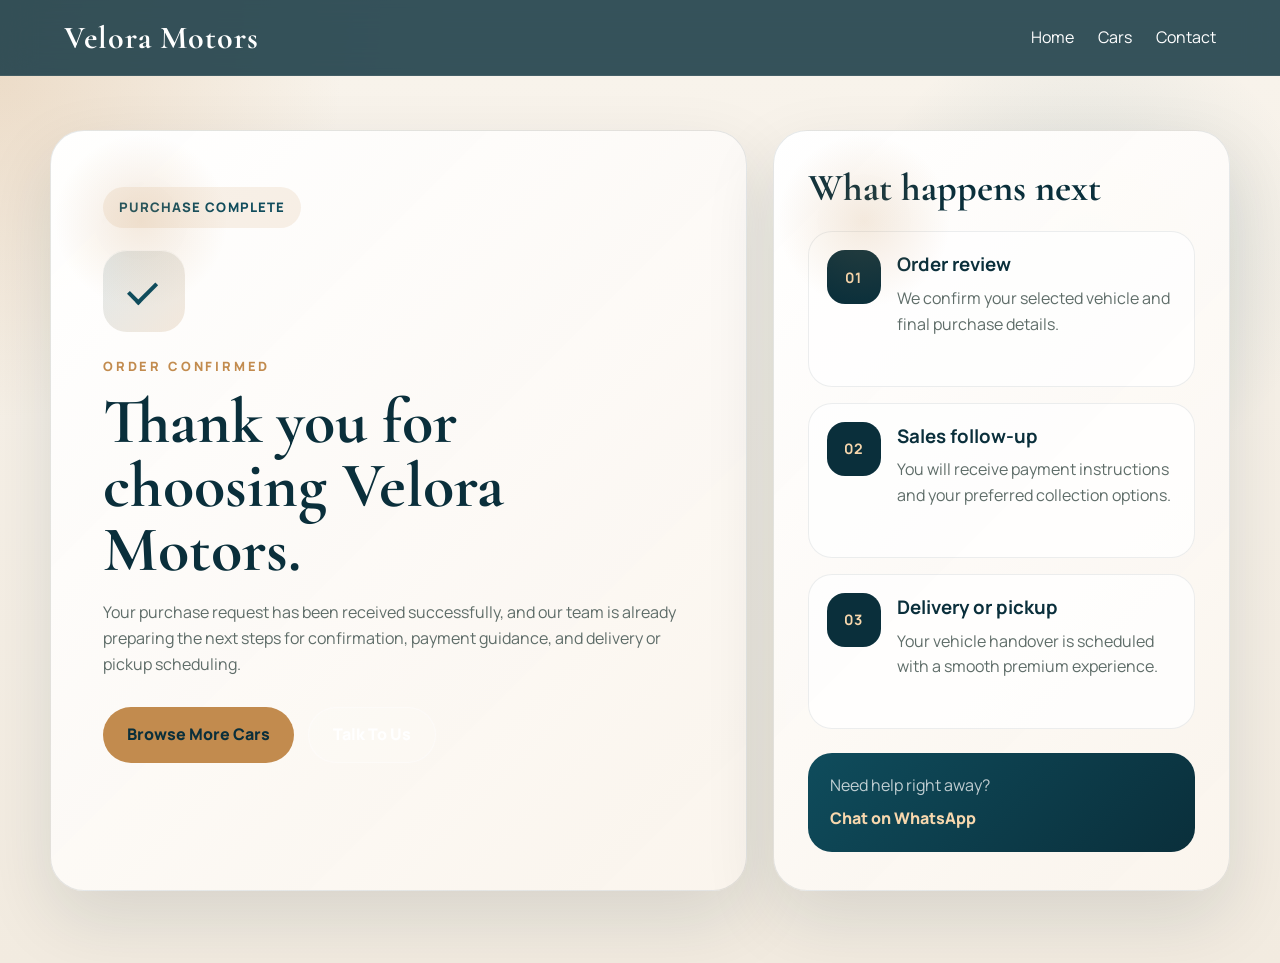
<file: thank-you.html>
<!DOCTYPE html>
<html lang="en">

<head>
    <meta charset="UTF-8">
    <meta name="viewport" content="width=device-width, initial-scale=1.0">
    <title>Velora Motors | Thank You</title>
    <link rel="preconnect" href="https://fonts.googleapis.com">
    <link rel="preconnect" href="https://fonts.gstatic.com" crossorigin>
    <link
        href="https://fonts.googleapis.com/css2?family=Cormorant+Garamond:wght@500;600;700&family=Manrope:wght@400;500;600;700;800&display=swap"
        rel="stylesheet">
    <link rel="stylesheet" href="Style.css">
</head>

<body>
    <nav class="site-nav nav-scrolled">
        <a href="Index.html#home" class="logo">Velora Motors</a>
        <button class="nav-toggle" type="button" aria-expanded="false" aria-controls="site-menu"
            aria-label="Toggle navigation">
            <span></span>
            <span></span>
            <span></span>
        </button>
        <ul id="site-menu" class="nav-menu nav-menu-static">
            <li><a href="Index.html#home">Home</a></li>
            <li><a href="cars.html#catalog">Cars</a></li>
            <li><a href="Index.html#contact">Contact</a></li>
        </ul>
    </nav>

    <section class="thank-you-page">
        <div class="thank-you-shell reveal">
            <div class="thank-you-card thank-you-main">
                <span class="thank-you-badge">Purchase Complete</span>
                <div class="thank-you-mark" aria-hidden="true">
                    <span></span>
                </div>
                <p class="eyebrow">Order Confirmed</p>
                <h1>Thank you for choosing Velora Motors.</h1>
                <p>Your purchase request has been received successfully, and our team is already preparing the next steps for confirmation, payment guidance, and delivery or pickup scheduling.</p>
                <div class="thank-you-actions">
                    <a href="cars.html" class="button button-primary">Browse More Cars</a>
                    <a href="Index.html#contact" class="button button-secondary thank-you-secondary">Talk To Us</a>
                </div>
            </div>
            <aside class="thank-you-card thank-you-side reveal">
                <h2>What happens next</h2>
                <div class="thank-you-steps">
                    <div class="thank-you-step">
                        <strong>01</strong>
                        <div>
                            <h3>Order review</h3>
                            <p>We confirm your selected vehicle and final purchase details.</p>
                        </div>
                    </div>
                    <div class="thank-you-step">
                        <strong>02</strong>
                        <div>
                            <h3>Sales follow-up</h3>
                            <p>You will receive payment instructions and your preferred collection options.</p>
                        </div>
                    </div>
                    <div class="thank-you-step">
                        <strong>03</strong>
                        <div>
                            <h3>Delivery or pickup</h3>
                            <p>Your vehicle handover is scheduled with a smooth premium experience.</p>
                        </div>
                    </div>
                </div>
                <div class="thank-you-contact">
                    <span>Need help right away?</span>
                    <a href="https://wa.me/234817762721" target="_blank" rel="noopener noreferrer">Chat on WhatsApp</a>
                </div>
            </aside>
        </div>
    </section>

    <script src="script.js"></script>
</body>

</html>
</file>
<file: Style.css>
* {
    margin: 0;
    padding: 0;
    box-sizing: border-box;
}

html {
    scroll-behavior: smooth;
}

html,
body {
    scroll-padding-top: 96px;
}

body {
    font-family: 'Manrope', sans-serif;
    line-height: 1.6;
    color: #1f2a2a;
    background:
        radial-gradient(circle at top left, rgba(194, 139, 78, 0.16), transparent 28%),
        radial-gradient(circle at right center, rgba(15, 76, 92, 0.12), transparent 24%),
        #f7f2ea;
}

body.menu-open {
    overflow: hidden;
}

a {
    color: inherit;
    text-decoration: none;
}

img {
    display: block;
    max-width: 100%;
}

button,
.button {
    border: none;
    cursor: pointer;
    font: inherit;
}

.site-nav {
    position: sticky;
    top: 0;
    z-index: 1000;
    display: flex;
    justify-content: space-between;
    align-items: center;
    padding: 12px 5vw;
    background: rgba(10, 47, 59, 0.82);
    backdrop-filter: blur(16px);
    color: #fff;
    border-bottom: 1px solid rgba(255, 255, 255, 0.08);
    transition: background-color 0.3s ease, box-shadow 0.3s ease, padding 0.3s ease;
}

.site-nav.nav-scrolled {
    background: rgba(10, 47, 59, 0.96);
    box-shadow: 0 16px 40px rgba(7, 23, 29, 0.24);
}

.logo {
    font-family: 'Cormorant Garamond', serif;
    font-size: 2rem;
    font-weight: 700;
    letter-spacing: 0.03em;
}

.site-nav ul {
    display: flex;
    list-style: none;
    gap: 24px;
    flex-wrap: wrap;
}

.nav-menu a.active {
    color: #f7d7ad;
}

.nav-toggle {
    display: none;
    width: 52px;
    height: 52px;
    border-radius: 50%;
    background: rgba(255, 255, 255, 0.08);
    align-items: center;
    justify-content: center;
    flex-direction: column;
    gap: 6px;
    border: 1px solid rgba(255, 255, 255, 0.16);
}

.nav-toggle span {
    width: 22px;
    height: 2px;
    background: #fff;
    transition: transform 0.3s ease, opacity 0.3s ease;
}

.nav-toggle.is-active span:nth-child(1) {
    transform: translateY(8px) rotate(45deg);
}

.nav-toggle.is-active span:nth-child(2) {
    opacity: 0;
}

.nav-toggle.is-active span:nth-child(3) {
    transform: translateY(-8px) rotate(-45deg);
}

.site-nav a:hover {
    color: #f7d7ad;
}

.nav-menu-static {
    opacity: 1;
    pointer-events: auto;
}

.hero {
    position: relative;
    min-height: 100vh;
    padding: 140px 5vw 90px;
    display: grid;
    place-items: center;
    background:
        linear-gradient(120deg, rgba(5, 22, 28, 0.82), rgba(11, 50, 61, 0.55)),
        url("images/24149.jpg") center/cover no-repeat;
    overflow: hidden;
}

.catalog-hero {
    min-height: 70vh;
    padding: 104px 5vw 80px;
    display: grid;
    align-items: end;
    background:
        linear-gradient(120deg, rgba(5, 22, 28, 0.88), rgba(11, 50, 61, 0.6)),
        url("images/24149.jpg") center/cover no-repeat;
    color: #fff;
}

.catalog-hero-copy {
    max-width: 760px;
}

.catalog-hero p:not(.eyebrow) {
    max-width: 640px;
    color: rgba(255, 255, 255, 0.82);
    margin-bottom: 28px;
}

.catalog-hero h1 {
    font-family: 'Cormorant Garamond', serif;
    font-size: clamp(3rem, 6vw, 5.4rem);
    line-height: 1;
    margin-bottom: 22px;
}

.thank-you-page {
    min-height: calc(100vh - 84px);
    padding: 54px 20px 72px;
    display: grid;
    place-items: center;
    background:
        radial-gradient(circle at top left, rgba(194, 139, 78, 0.22), transparent 22%),
        radial-gradient(circle at 85% 20%, rgba(15, 76, 92, 0.12), transparent 18%),
        linear-gradient(180deg, #f8f3eb, #f2ebe0);
}

.thank-you-shell {
    width: min(1180px, 100%);
    display: grid;
    grid-template-columns: 1.45fr 0.95fr;
    gap: 26px;
}

.thank-you-card {
    position: relative;
    overflow: hidden;
    background: linear-gradient(135deg, rgba(255, 255, 255, 0.98), rgba(250, 244, 237, 0.96));
    border: 1px solid rgba(18, 45, 54, 0.1);
    border-radius: 34px;
    box-shadow: 0 28px 70px rgba(15, 41, 48, 0.12);
}

.thank-you-main {
    padding: 56px 52px;
}

.thank-you-main::before,
.thank-you-side::before {
    content: "";
    position: absolute;
    inset: 0 auto auto 0;
    width: 180px;
    height: 180px;
    background: radial-gradient(circle, rgba(194, 139, 78, 0.18), transparent 68%);
    pointer-events: none;
}

.thank-you-badge {
    display: inline-flex;
    align-items: center;
    gap: 10px;
    margin-bottom: 22px;
    padding: 10px 16px;
    border-radius: 999px;
    background: rgba(194, 139, 78, 0.12);
    color: #0f4c5c;
    font-size: 0.82rem;
    font-weight: 800;
    letter-spacing: 0.08em;
    text-transform: uppercase;
}

.thank-you-mark {
    width: 82px;
    height: 82px;
    margin-bottom: 24px;
    display: grid;
    place-items: center;
    border-radius: 24px;
    background: linear-gradient(135deg, rgba(15, 76, 92, 0.12), rgba(194, 139, 78, 0.18));
    box-shadow: inset 0 1px 0 rgba(255, 255, 255, 0.8);
}

.thank-you-mark span {
    width: 28px;
    height: 16px;
    border-left: 4px solid #0f4c5c;
    border-bottom: 4px solid #0f4c5c;
    transform: rotate(-45deg) translateY(-2px);
}

.thank-you-card h1 {
    font-family: 'Cormorant Garamond', serif;
    font-size: clamp(2.8rem, 5vw, 4.8rem);
    line-height: 1;
    margin-bottom: 18px;
    color: #0a2f3b;
}

.thank-you-card p:not(.eyebrow) {
    max-width: 58ch;
    margin-bottom: 30px;
    color: #5f6d69;
}

.thank-you-actions {
    display: flex;
    gap: 14px;
    flex-wrap: wrap;
}

.thank-you-secondary {
    border-color: rgba(10, 47, 59, 0.14);
    background: rgba(10, 47, 59, 0.06);
    color: #0a2f3b;
}

.thank-you-secondary:hover {
    background: rgba(10, 47, 59, 0.1);
}

.thank-you-side {
    padding: 38px 34px;
}

.thank-you-side h2 {
    margin-bottom: 24px;
    font-size: clamp(2rem, 3vw, 2.8rem);
}

.thank-you-steps {
    display: grid;
    gap: 16px;
}

.thank-you-step {
    display: grid;
    grid-template-columns: auto 1fr;
    gap: 16px;
    padding: 18px;
    border-radius: 24px;
    background: rgba(255, 255, 255, 0.76);
    border: 1px solid rgba(18, 45, 54, 0.08);
}

.thank-you-step strong {
    display: inline-flex;
    width: 54px;
    height: 54px;
    align-items: center;
    justify-content: center;
    border-radius: 18px;
    background: #0a2f3b;
    color: #f7d7ad;
    font-size: 0.9rem;
    letter-spacing: 0.08em;
}

.thank-you-step h3 {
    margin-bottom: 6px;
    color: #0a2f3b;
}

.thank-you-step p {
    margin: 0;
    color: #5f6d69;
}

.thank-you-contact {
    margin-top: 24px;
    padding: 20px 22px;
    border-radius: 24px;
    background: linear-gradient(135deg, #0f4c5c, #0a2f3b);
    color: #fff;
}

.thank-you-contact span {
    display: block;
    margin-bottom: 8px;
    color: rgba(255, 255, 255, 0.74);
}

.thank-you-contact a {
    font-weight: 800;
    color: #f7d7ad;
}

.hero-overlay {
    position: absolute;
    inset: 0;
    background:
        radial-gradient(circle at 20% 20%, rgba(247, 215, 173, 0.24), transparent 20%),
        radial-gradient(circle at 80% 30%, rgba(255, 255, 255, 0.12), transparent 24%);
}

.hero-content {
    position: relative;
    z-index: 1;
    max-width: 1100px;
    width: 100%;
    text-align: center;
    color: #fff;
}

.eyebrow {
    text-transform: uppercase;
    letter-spacing: 0.22em;
    font-size: 0.8rem;
    font-weight: 800;
    color: #c28b4e;
    margin-bottom: 14px;
}

.hero h1,
h2 {
    font-family: 'Cormorant Garamond', serif;
    line-height: 1;
}

.hero h1 {
    font-size: clamp(3.5rem, 7vw, 6.4rem);
    max-width: 900px;
    margin: 0 auto 22px;
}

.hero-text {
    max-width: 700px;
    margin: 0 auto 34px;
    font-size: 1.08rem;
    color: rgba(255, 255, 255, 0.86);
}

.hero-actions {
    display: flex;
    justify-content: center;
    gap: 16px;
    flex-wrap: wrap;
}

.button {
    display: inline-flex;
    align-items: center;
    justify-content: center;
    padding: 14px 24px;
    border-radius: 999px;
    font-weight: 800;
    transition: transform 0.3s ease, background-color 0.3s ease, color 0.3s ease, border-color 0.3s ease;
}

.button:hover {
    transform: translateY(-3px);
}

.button-primary {
    background: #c28b4e;
    color: #0a2f3b;
}

.button-primary:hover {
    background: #f2c998;
}

.button-secondary {
    border: 1px solid rgba(255, 255, 255, 0.34);
    color: #fff;
    background: rgba(255, 255, 255, 0.08);
}

.button-secondary:hover {
    background: rgba(255, 255, 255, 0.16);
}

.hero-stats {
    margin-top: 56px;
    display: grid;
    grid-template-columns: repeat(3, minmax(0, 1fr));
    gap: 18px;
}

.stat-card,
.highlight-card,
.event-card,
.sermon-card,
.testimonial-card,
.ministry-panel,
.visit-details,
.donate-card,
.contact-grid form,
.contact-card {
    box-shadow: 0 22px 60px rgba(15, 41, 48, 0.12);
}

.stat-card {
    padding: 22px;
    border-radius: 24px;
    background: rgba(255, 255, 255, 0.1);
    border: 1px solid rgba(255, 255, 255, 0.16);
    backdrop-filter: blur(12px);
}

.stat-card strong {
    display: block;
    font-size: 2rem;
    margin-bottom: 6px;
}

.stat-card span {
    color: rgba(255, 255, 255, 0.82);
}

section {
    position: relative;
    scroll-margin-top: 96px;
}

.section-shell {
    padding: 96px 5vw;
}

.section-heading {
    max-width: 760px;
    margin: 0 auto 48px;
    text-align: center;
}

h2 {
    font-size: clamp(2.5rem, 4vw, 4.2rem);
    color: #0a2f3b;
}

.section-heading h2 {
    margin-bottom: 12px;
}

.section-tint {
    background: linear-gradient(180deg, rgba(194, 139, 78, 0.08), rgba(255, 255, 255, 0));
}

.section-dark {
    background: linear-gradient(180deg, #0a2f3b, #113f4d);
}

.section-dark .eyebrow,
.section-dark h2,
.section-dark .sermon-card,
.section-dark .sermon-meta {
    color: #fff;
}

.about-grid,
.visit-grid,
.contact-grid {
    display: grid;
    grid-template-columns: repeat(2, minmax(0, 1fr));
    gap: 34px;
    align-items: center;
}

.about-copy p,
.visit-copy p {
    color: #5f6d69;
    margin-bottom: 18px;
    font-size: 1.03rem;
}

.about-kicker {
    display: inline-block;
    margin-bottom: 18px;
    padding: 8px 14px;
    border-radius: 999px;
    background: rgba(194, 139, 78, 0.12);
    color: #0f4c5c;
    font-size: 0.82rem;
    font-weight: 800;
    letter-spacing: 0.08em;
    text-transform: uppercase;
}

.about-lead {
    font-size: 1.16rem;
    line-height: 1.8;
    color: #243533;
    max-width: 58ch;
}

.about-metrics {
    display: grid;
    grid-template-columns: repeat(2, minmax(0, 1fr));
    gap: 16px;
    margin: 28px 0 30px;
}

.about-metric {
    padding: 20px 18px;
    border-radius: 22px;
    background: rgba(255, 253, 249, 0.9);
    border: 1px solid rgba(18, 45, 54, 0.1);
    box-shadow: 0 14px 34px rgba(15, 41, 48, 0.08);
    transition: transform 0.3s ease, box-shadow 0.3s ease, border-color 0.3s ease;
}

.about-metric:hover {
    transform: translateY(-6px);
    border-color: rgba(194, 139, 78, 0.34);
    box-shadow: 0 20px 44px rgba(15, 41, 48, 0.14);
}

.about-metric strong {
    display: block;
    font-size: 1.8rem;
    line-height: 1;
    color: #0a2f3b;
    margin-bottom: 8px;
}

.about-metric span {
    color: #5f6d69;
    font-size: 0.96rem;
}

.about-highlights {
    display: grid;
    grid-template-columns: repeat(2, minmax(0, 1fr));
    gap: 18px;
    margin-top: 32px;
}

.highlight-card,
.ministry-panel,
.testimonial-card,
.visit-details,
.donate-card,
.contact-grid form,
.contact-card {
    background: #fffdf9;
    border-radius: 28px;
    border: 1px solid rgba(18, 45, 54, 0.12);
}

.highlight-card {
    padding: 22px;
    transition: transform 0.32s ease, box-shadow 0.32s ease, border-color 0.32s ease;
}

.highlight-card:hover {
    transform: translateY(-8px);
    border-color: rgba(194, 139, 78, 0.32);
    box-shadow: 0 24px 46px rgba(15, 41, 48, 0.14);
}

.highlight-card h3,
.ministry-panel h3,
.event-card h3,
.sermon-card h3,
.donate-card h2 {
    margin-bottom: 10px;
}

.about-media img {
    width: 100%;
    min-height: 520px;
    object-fit: cover;
    border-radius: 32px;
    box-shadow: 0 22px 60px rgba(15, 41, 48, 0.12);
}

.cards-grid,
.testimonials-grid,
.ministry-layout {
    display: grid;
    gap: 24px;
}

.events-grid,
.sermons-grid,
.testimonials-grid {
    grid-template-columns: repeat(3, minmax(0, 1fr));
}

.ministry-layout {
    grid-template-columns: 1.1fr 0.95fr 1fr;
}

.event-card {
    overflow: hidden;
    border-radius: 28px;
    background: #fffdf9;
    border: 1px solid rgba(18, 45, 54, 0.12);
    transition: transform 0.35s ease, box-shadow 0.35s ease, border-color 0.35s ease;
}

.catalog-grid {
    display: grid;
    grid-template-columns: repeat(3, minmax(0, 1fr));
    gap: 24px;
}

.cart-panel {
    max-width: 900px;
    margin: 0 auto;
    padding: 34px;
    background: #fffdf9;
    border: 1px solid rgba(18, 45, 54, 0.12);
    border-radius: 28px;
    box-shadow: 0 22px 60px rgba(15, 41, 48, 0.12);
}

.cart-head,
.cart-summary,
.cart-item {
    display: flex;
    align-items: center;
    justify-content: space-between;
    gap: 18px;
}

.cart-head {
    margin-bottom: 20px;
}

.cart-head h3,
.cart-item h4 {
    margin: 0;
}

.cart-count,
.cart-item p,
.cart-empty {
    color: #5f6d69;
}

.cart-items {
    display: grid;
    gap: 16px;
    margin-bottom: 20px;
}

.cart-item {
    padding: 18px 20px;
    border-radius: 20px;
    background: rgba(194, 139, 78, 0.08);
    border: 1px solid rgba(194, 139, 78, 0.14);
}

.cart-remove {
    padding: 10px 16px;
    border-radius: 999px;
    background: rgba(10, 47, 59, 0.08);
    color: #0a2f3b;
    font-weight: 700;
}

.cart-empty {
    margin-bottom: 20px;
}

.cart-summary {
    padding-top: 20px;
    margin-top: 20px;
    margin-bottom: 24px;
    border-top: 1px solid rgba(18, 45, 54, 0.12);
    font-size: 1.05rem;
}

.catalog-card {
    overflow: hidden;
    background: #fffdf9;
    border: 1px solid rgba(18, 45, 54, 0.12);
    border-radius: 28px;
    box-shadow: 0 22px 60px rgba(15, 41, 48, 0.12);
    transition: transform 0.35s ease, box-shadow 0.35s ease, border-color 0.35s ease;
}

.catalog-card:hover {
    transform: translateY(-10px);
    border-color: rgba(194, 139, 78, 0.28);
    box-shadow: 0 28px 54px rgba(15, 41, 48, 0.16);
}

.catalog-card img {
    width: 100%;
    height: 250px;
    object-fit: cover;
}

.catalog-content {
    padding: 24px;
}

.catalog-topline {
    display: flex;
    align-items: center;
    justify-content: space-between;
    gap: 12px;
    margin-bottom: 14px;
}

.price {
    color: #0a2f3b;
    font-size: 1.05rem;
}

.spec-list {
    list-style: none;
    margin: 18px 0 24px;
    display: grid;
    gap: 10px;
    color: #5f6d69;
}

.spec-list li {
    padding-left: 18px;
    position: relative;
}

.spec-list li::before {
    content: "";
    position: absolute;
    left: 0;
    top: 11px;
    width: 8px;
    height: 8px;
    border-radius: 50%;
    background: #c28b4e;
}

.buy-steps {
    display: grid;
    grid-template-columns: repeat(3, minmax(0, 1fr));
    gap: 24px;
}

.buy-step {
    padding: 30px 28px;
    border-radius: 28px;
    background: rgba(255, 255, 255, 0.08);
    border: 1px solid rgba(255, 255, 255, 0.14);
    box-shadow: 0 22px 60px rgba(7, 23, 29, 0.18);
}

.buy-step strong {
    display: inline-flex;
    width: 48px;
    height: 48px;
    align-items: center;
    justify-content: center;
    margin-bottom: 18px;
    border-radius: 50%;
    background: rgba(247, 215, 173, 0.18);
    font-size: 1.2rem;
}

.buy-step h3 {
    margin-bottom: 10px;
}

.catalog-cta {
    margin-top: 34px;
    text-align: center;
}

.event-card img {
    width: 100%;
    height: 240px;
    object-fit: cover;
    transition: transform 0.45s ease;
}

.event-card:hover {
    transform: translateY(-10px);
    border-color: rgba(194, 139, 78, 0.3);
    box-shadow: 0 28px 54px rgba(15, 41, 48, 0.16);
}

.event-card:hover img {
    transform: scale(1.06);
}

.content {
    padding: 24px;
}

.tag {
    display: inline-block;
    margin-bottom: 14px;
    padding: 6px 12px;
    border-radius: 999px;
    background: rgba(194, 139, 78, 0.14);
    color: #c28b4e;
    font-size: 0.76rem;
    font-weight: 800;
    letter-spacing: 0.08em;
    text-transform: uppercase;
}

.text-link {
    display: inline-block;
    margin-top: 16px;
    color: #0f4c5c;
    font-weight: 700;
    transition: transform 0.25s ease, color 0.25s ease;
}

.text-link:hover {
    transform: translateX(4px);
    color: #c28b4e;
}

.ministry-panel {
    padding: 32px 28px;
    min-height: 240px;
    display: flex;
    flex-direction: column;
    justify-content: flex-end;
    background:
        linear-gradient(180deg, rgba(255, 255, 255, 0.28), rgba(255, 255, 255, 0.96)),
        linear-gradient(120deg, rgba(235, 217, 197, 0.9), rgba(255, 255, 255, 0.9));
    transition: transform 0.32s ease, box-shadow 0.32s ease, border-color 0.32s ease;
}

.ministry-panel:hover {
    transform: translateY(-8px);
    border-color: rgba(194, 139, 78, 0.28);
    box-shadow: 0 24px 46px rgba(15, 41, 48, 0.14);
}

.sermon-card {
    overflow: hidden;
    padding: 30px;
    border-radius: 26px;
    background: rgba(255, 255, 255, 0.08);
    border: 1px solid rgba(255, 255, 255, 0.14);
    backdrop-filter: blur(8px);
    transition: transform 0.35s ease, box-shadow 0.35s ease, border-color 0.35s ease;
}

.sermon-card img {
    width: calc(100% + 60px);
    height: 220px;
    object-fit: cover;
    margin: -30px -30px 22px;
    transition: transform 0.45s ease;
}

.sermon-card:hover {
    transform: translateY(-10px);
    border-color: rgba(247, 215, 173, 0.26);
    box-shadow: 0 28px 54px rgba(6, 21, 27, 0.26);
}

.sermon-card:hover img {
    transform: scale(1.05);
}

.sermon-meta {
    color: rgba(255, 255, 255, 0.68);
    margin-bottom: 14px;
    font-size: 0.92rem;
}

.testimonial-card {
    padding: 28px;
    transition: transform 0.32s ease, box-shadow 0.32s ease, border-color 0.32s ease;
}

.testimonial-card:hover {
    transform: translateY(-8px);
    border-color: rgba(194, 139, 78, 0.28);
    box-shadow: 0 24px 46px rgba(15, 41, 48, 0.14);
}

.testimonial-card p {
    font-size: 1.05rem;
    margin-bottom: 18px;
}

.testimonial-card span {
    color: #0f4c5c;
    font-weight: 800;
}

.section-accent {
    background:
        linear-gradient(135deg, rgba(15, 76, 92, 0.92), rgba(8, 36, 45, 0.92)),
        radial-gradient(circle at left top, rgba(247, 215, 173, 0.25), transparent 26%);
    color: #fff;
}

.section-accent h2,
.section-accent .eyebrow,
.section-accent p,
.section-accent strong {
    color: #fff;
}

.visit-details {
    padding: 34px;
    display: grid;
    gap: 20px;
    background: rgba(255, 255, 255, 0.08);
    border: 1px solid rgba(255, 255, 255, 0.16);
    backdrop-filter: blur(12px);
}

.visit-details p {
    color: rgba(255, 255, 255, 0.82);
}

.donate-card {
    max-width: 900px;
    margin: 0 auto;
    text-align: center;
    padding: 54px 42px;
    background:
        linear-gradient(135deg, rgba(255, 255, 255, 0.9), rgba(235, 217, 197, 0.84));
    transition: transform 0.32s ease, box-shadow 0.32s ease;
}

.donate-card:hover {
    transform: translateY(-6px);
    box-shadow: 0 28px 56px rgba(15, 41, 48, 0.16);
}

.donate-card p {
    max-width: 680px;
    margin: 0 auto 24px;
    color: #5f6d69;
}

.contact-grid form {
    padding: 30px;
    display: flex;
    flex-direction: column;
    gap: 16px;
}

.contact-card {
    padding: 34px 30px;
    min-height: 100%;
    display: flex;
    flex-direction: column;
    justify-content: center;
    transition: transform 0.32s ease, box-shadow 0.32s ease, border-color 0.32s ease;
}

.contact-card:hover {
    transform: translateY(-8px);
    border-color: rgba(194, 139, 78, 0.28);
    box-shadow: 0 24px 48px rgba(15, 41, 48, 0.14);
}

.contact-card h3 {
    font-family: 'Cormorant Garamond', serif;
    font-size: 2rem;
    color: #0a2f3b;
    margin-bottom: 14px;
}

.contact-card p {
    color: #5f6d69;
    margin-bottom: 10px;
}

.contact-grid input,
.contact-grid textarea {
    width: 100%;
    padding: 14px 16px;
    border-radius: 18px;
    border: 1px solid rgba(18, 45, 54, 0.12);
    background: #fff;
    font: inherit;
}

.site-footer {
    background: #0a2f3b;
    color: rgba(255, 255, 255, 0.82);
    padding: 70px 5vw 28px;
}

.footer-grid {
    display: grid;
    grid-template-columns: 1.3fr 1fr 1fr 1fr;
    gap: 28px;
    margin-bottom: 28px;
}

.footer-brand h3,
.site-footer h4 {
    font-family: 'Cormorant Garamond', serif;
    color: #fff;
    margin-bottom: 14px;
}

.footer-brand h3 {
    font-size: 2rem;
}

.site-footer a,
.site-footer p {
    display: block;
    margin-bottom: 10px;
}

.site-footer a:hover {
    color: #f7d7ad;
    transform: translateX(4px);
}

.footer-note {
    padding-top: 22px;
    border-top: 1px solid rgba(255, 255, 255, 0.12);
    text-align: center;
    margin-bottom: 0;
}

.toast {
    position: fixed;
    right: 24px;
    bottom: 24px;
    z-index: 1200;
    display: inline-flex;
    align-items: center;
    gap: 12px;
    min-width: 280px;
    max-width: 360px;
    padding: 16px 18px;
    border-radius: 18px;
    background: rgba(10, 47, 59, 0.96);
    color: #fff;
    border: 1px solid rgba(247, 215, 173, 0.2);
    box-shadow: 0 20px 44px rgba(7, 23, 29, 0.26);
    opacity: 0;
    transform: translateY(24px);
    pointer-events: none;
    transition: opacity 0.3s ease, transform 0.3s ease;
}

.toast.show {
    opacity: 1;
    transform: translateY(0);
}

.toast-dot {
    width: 12px;
    height: 12px;
    border-radius: 50%;
    flex: 0 0 auto;
    background: #c28b4e;
    box-shadow: 0 0 0 6px rgba(194, 139, 78, 0.16);
}

.toast-message {
    font-size: 0.96rem;
    line-height: 1.4;
}

.reveal {
    opacity: 0;
    transform: translateY(48px) scale(0.98);
    transition: opacity 0.8s ease, transform 0.8s ease;
    will-change: opacity, transform;
}

.reveal.is-visible {
    opacity: 1;
    transform: translateY(0) scale(1);
}

.hero .reveal:nth-child(1) {
    transition-delay: 0.08s;
}

.hero .reveal:nth-child(2) {
    transition-delay: 0.18s;
}

.hero .reveal:nth-child(3) {
    transition-delay: 0.28s;
}

@media (max-width: 980px) {
    .site-nav {
        gap: 14px;
        padding: 18px 20px;
    }

    .hero-stats,
    .thank-you-shell,
    .catalog-grid,
    .buy-steps,
    .events-grid,
    .sermons-grid,
    .testimonials-grid,
    .ministry-layout,
    .about-metrics,
    .about-highlights,
    .about-grid,
    .visit-grid,
    .contact-grid,
    .footer-grid {
        grid-template-columns: 1fr;
    }

    .hero {
        padding-top: 180px;
    }

    .catalog-hero {
        padding-top: 128px;
    }

    .about-media img {
        min-height: 340px;
    }
}

@media (max-width: 640px) {
    .section-shell {
        padding: 78px 20px;
    }

    .site-nav ul {
        justify-content: center;
        gap: 14px;
        font-size: 0.95rem;
    }

    .hero h1 {
        font-size: 3rem;
    }

    .catalog-hero h1 {
        font-size: 2.9rem;
    }

    .catalog-hero {
        padding-top: 110px;
    }

    .hero-text {
        font-size: 1rem;
    }

    .button {
        width: 100%;
    }

    .hero-actions {
        width: 100%;
    }

    .stat-card,
    .highlight-card,
    .ministry-panel,
    .testimonial-card,
    .donate-card,
    .contact-grid form,
    .visit-details {
        border-radius: 22px;
    }

    .donate-card {
        padding: 38px 22px;
    }

    .thank-you-card {
        padding: 40px 22px;
        border-radius: 24px;
    }

    .thank-you-mark {
        width: 72px;
        height: 72px;
    }

    .thank-you-actions {
        flex-direction: column;
    }

    .toast {
        left: 20px;
        right: 20px;
        bottom: 20px;
        min-width: 0;
        max-width: none;
    }
}

@media (max-width: 768px) {
    .site-nav {
        display: grid;
        grid-template-columns: 1fr auto;
        align-items: center;
    }

    .nav-toggle {
        display: inline-flex;
    }

    .nav-menu {
        grid-column: 1 / -1;
        width: 100%;
        max-height: 0;
        overflow: hidden;
        opacity: 0;
        pointer-events: none;
        flex-direction: column;
        align-items: flex-start;
        gap: 0;
        margin-top: 6px;
        padding: 0 4px;
        background: rgba(255, 255, 255, 0.06);
        border-radius: 22px;
        border: 1px solid rgba(255, 255, 255, 0.08);
        transition: max-height 0.35s ease, opacity 0.35s ease, padding 0.35s ease;
    }

    .nav-menu.nav-open {
        max-height: 520px;
        opacity: 1;
        pointer-events: auto;
        padding: 12px 4px;
    }

    .nav-menu li {
        width: 100%;
    }

    .nav-menu a {
        display: block;
        width: 100%;
        padding: 12px 14px;
        border-radius: 14px;
    }

    .nav-menu a.active,
    .nav-menu a:hover {
        background: rgba(255, 255, 255, 0.08);
        color: #f7d7ad;
    }
}
</file>
